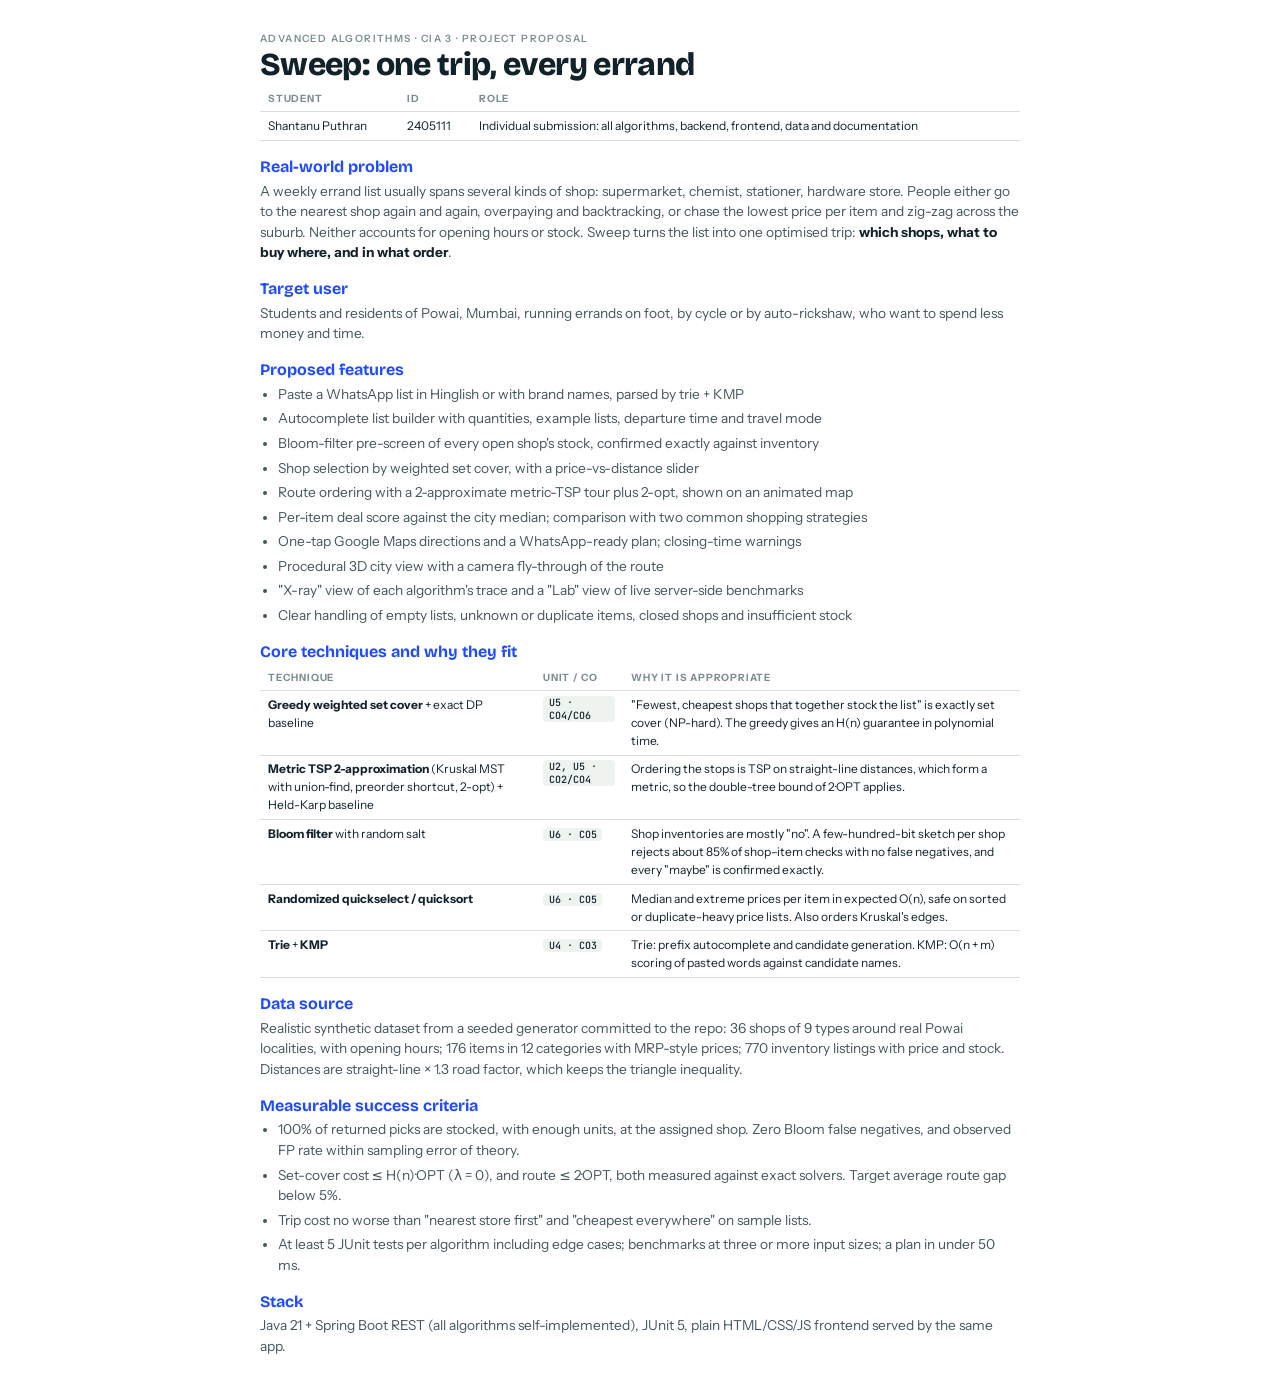
<file: docs/proposal.html>
<!doctype html>
<html lang="en">
<head>
<meta charset="utf-8">
<meta name="viewport" content="width=device-width, initial-scale=1">
<title>Sweep Project Proposal</title>
<link rel="stylesheet" href="https://fonts.googleapis.com/css2?family=Bricolage+Grotesque:opsz,wght@12..96,600..800&family=Instrument+Sans:wght@400..700&family=JetBrains+Mono:wght@500&display=swap">
<style>
:root { --ink: #12222B; --ink-2: #44565D; --ink-3: #7C8D92; --rule: #D6DFDA; --tint: #EEF3F0; --cobalt: #1F4BFF; --marigold: #FFB000; }
body { background: #fff; color: var(--ink); font: 400 10.3pt/1.5 "Instrument Sans", "Helvetica Neue", system-ui, sans-serif; margin: 0; }
.doc { max-width: 760px; margin: 0 auto; padding: 32px 16px; }
h1 { font: 800 24pt/1.05 "Bricolage Grotesque", system-ui, sans-serif; margin: .2rem 0; letter-spacing: -.02em; }
h2 { font: 700 12pt "Bricolage Grotesque", system-ui, sans-serif; margin: 1rem 0 .3rem; color: var(--cobalt); }
p, li { color: var(--ink-2); margin: .25rem 0; }
ul { padding-left: 1.1rem; margin: .2rem 0; }
.eyebrow { font: 600 7.5pt "Instrument Sans", sans-serif; letter-spacing: .14em; text-transform: uppercase; color: var(--ink-3); margin: 0; }
table { border-collapse: collapse; width: 100%; font-size: 9pt; margin: .3rem 0; }
th, td { text-align: left; padding: .3rem .5rem; border-bottom: 1px solid var(--rule); vertical-align: top; }
th { font-size: 7.5pt; text-transform: uppercase; letter-spacing: .08em; color: var(--ink-3); }
strong { color: var(--ink); }
.tag { display: inline-block; font: 500 7.5pt "JetBrains Mono", monospace; background: var(--tint); padding: 0 .35rem; border-radius: 4px; }
@media print { @page { size: A4; margin: 14mm; } .doc { padding: 0; max-width: none; } }
</style>
</head>
<body>
<div class="doc">
<p class="eyebrow">Advanced Algorithms · CIA 3 · Project proposal</p>
<h1>Sweep: one trip, every errand</h1>
<table>
<tr><th>Student</th><th>ID</th><th>Role</th></tr>
<tr><td>Shantanu Puthran</td><td>2405111</td><td>Individual submission: all algorithms, backend, frontend, data and documentation</td></tr>
</table>

<h2>Real-world problem</h2>
<p>A weekly errand list usually spans several kinds of shop: supermarket, chemist, stationer, hardware store. People either go to the nearest shop again and again, overpaying and backtracking, or chase the lowest price per item and zig-zag across the suburb. Neither accounts for opening hours or stock. Sweep turns the list into one optimised trip: <strong>which shops, what to buy where, and in what order</strong>.</p>

<h2>Target user</h2>
<p>Students and residents of Powai, Mumbai, running errands on foot, by cycle or by auto-rickshaw, who want to spend less money and time.</p>

<h2>Proposed features</h2>
<ul>
<li>Paste a WhatsApp list in Hinglish or with brand names, parsed by trie + KMP</li>
<li>Autocomplete list builder with quantities, example lists, departure time and travel mode</li>
<li>Bloom-filter pre-screen of every open shop's stock, confirmed exactly against inventory</li>
<li>Shop selection by weighted set cover, with a price-vs-distance slider</li>
<li>Route ordering with a 2-approximate metric-TSP tour plus 2-opt, shown on an animated map</li>
<li>Per-item deal score against the city median; comparison with two common shopping strategies</li>
<li>One-tap Google Maps directions and a WhatsApp-ready plan; closing-time warnings</li>
<li>Procedural 3D city view with a camera fly-through of the route</li>
<li>"X-ray" view of each algorithm's trace and a "Lab" view of live server-side benchmarks</li>
<li>Clear handling of empty lists, unknown or duplicate items, closed shops and insufficient stock</li>
</ul>

<h2>Core techniques and why they fit</h2>
<table>
<tr><th>Technique</th><th>Unit / CO</th><th>Why it is appropriate</th></tr>
<tr><td><strong>Greedy weighted set cover</strong> + exact DP baseline</td><td><span class="tag">U5 · CO4/CO6</span></td><td>"Fewest, cheapest shops that together stock the list" is exactly set cover (NP-hard). The greedy gives an H(n) guarantee in polynomial time.</td></tr>
<tr><td><strong>Metric TSP 2-approximation</strong> (Kruskal MST with union-find, preorder shortcut, 2-opt) + Held-Karp baseline</td><td><span class="tag">U2, U5 · CO2/CO4</span></td><td>Ordering the stops is TSP on straight-line distances, which form a metric, so the double-tree bound of 2·OPT applies.</td></tr>
<tr><td><strong>Bloom filter</strong> with random salt</td><td><span class="tag">U6 · CO5</span></td><td>Shop inventories are mostly "no". A few-hundred-bit sketch per shop rejects about 85% of shop–item checks with no false negatives, and every "maybe" is confirmed exactly.</td></tr>
<tr><td><strong>Randomized quickselect / quicksort</strong></td><td><span class="tag">U6 · CO5</span></td><td>Median and extreme prices per item in expected O(n), safe on sorted or duplicate-heavy price lists. Also orders Kruskal's edges.</td></tr>
<tr><td><strong>Trie</strong> + <strong>KMP</strong></td><td><span class="tag">U4 · CO3</span></td><td>Trie: prefix autocomplete and candidate generation. KMP: O(n + m) scoring of pasted words against candidate names.</td></tr>
</table>

<h2>Data source</h2>
<p>Realistic synthetic dataset from a seeded generator committed to the repo: 36 shops of 9 types around real Powai localities, with opening hours; 176 items in 12 categories with MRP-style prices; 770 inventory listings with price and stock. Distances are straight-line × 1.3 road factor, which keeps the triangle inequality.</p>

<h2>Measurable success criteria</h2>
<ul>
<li>100% of returned picks are stocked, with enough units, at the assigned shop. Zero Bloom false negatives, and observed FP rate within sampling error of theory.</li>
<li>Set-cover cost ≤ H(n)·OPT (λ = 0), and route ≤ 2·OPT, both measured against exact solvers. Target average route gap below 5%.</li>
<li>Trip cost no worse than "nearest store first" and "cheapest everywhere" on sample lists.</li>
<li>At least 5 JUnit tests per algorithm including edge cases; benchmarks at three or more input sizes; a plan in under 50 ms.</li>
</ul>
<h2>Stack</h2>
<p>Java 21 + Spring Boot REST (all algorithms self-implemented), JUnit 5, plain HTML/CSS/JS frontend served by the same app.</p>
</div>
</body>
</html>
</file>
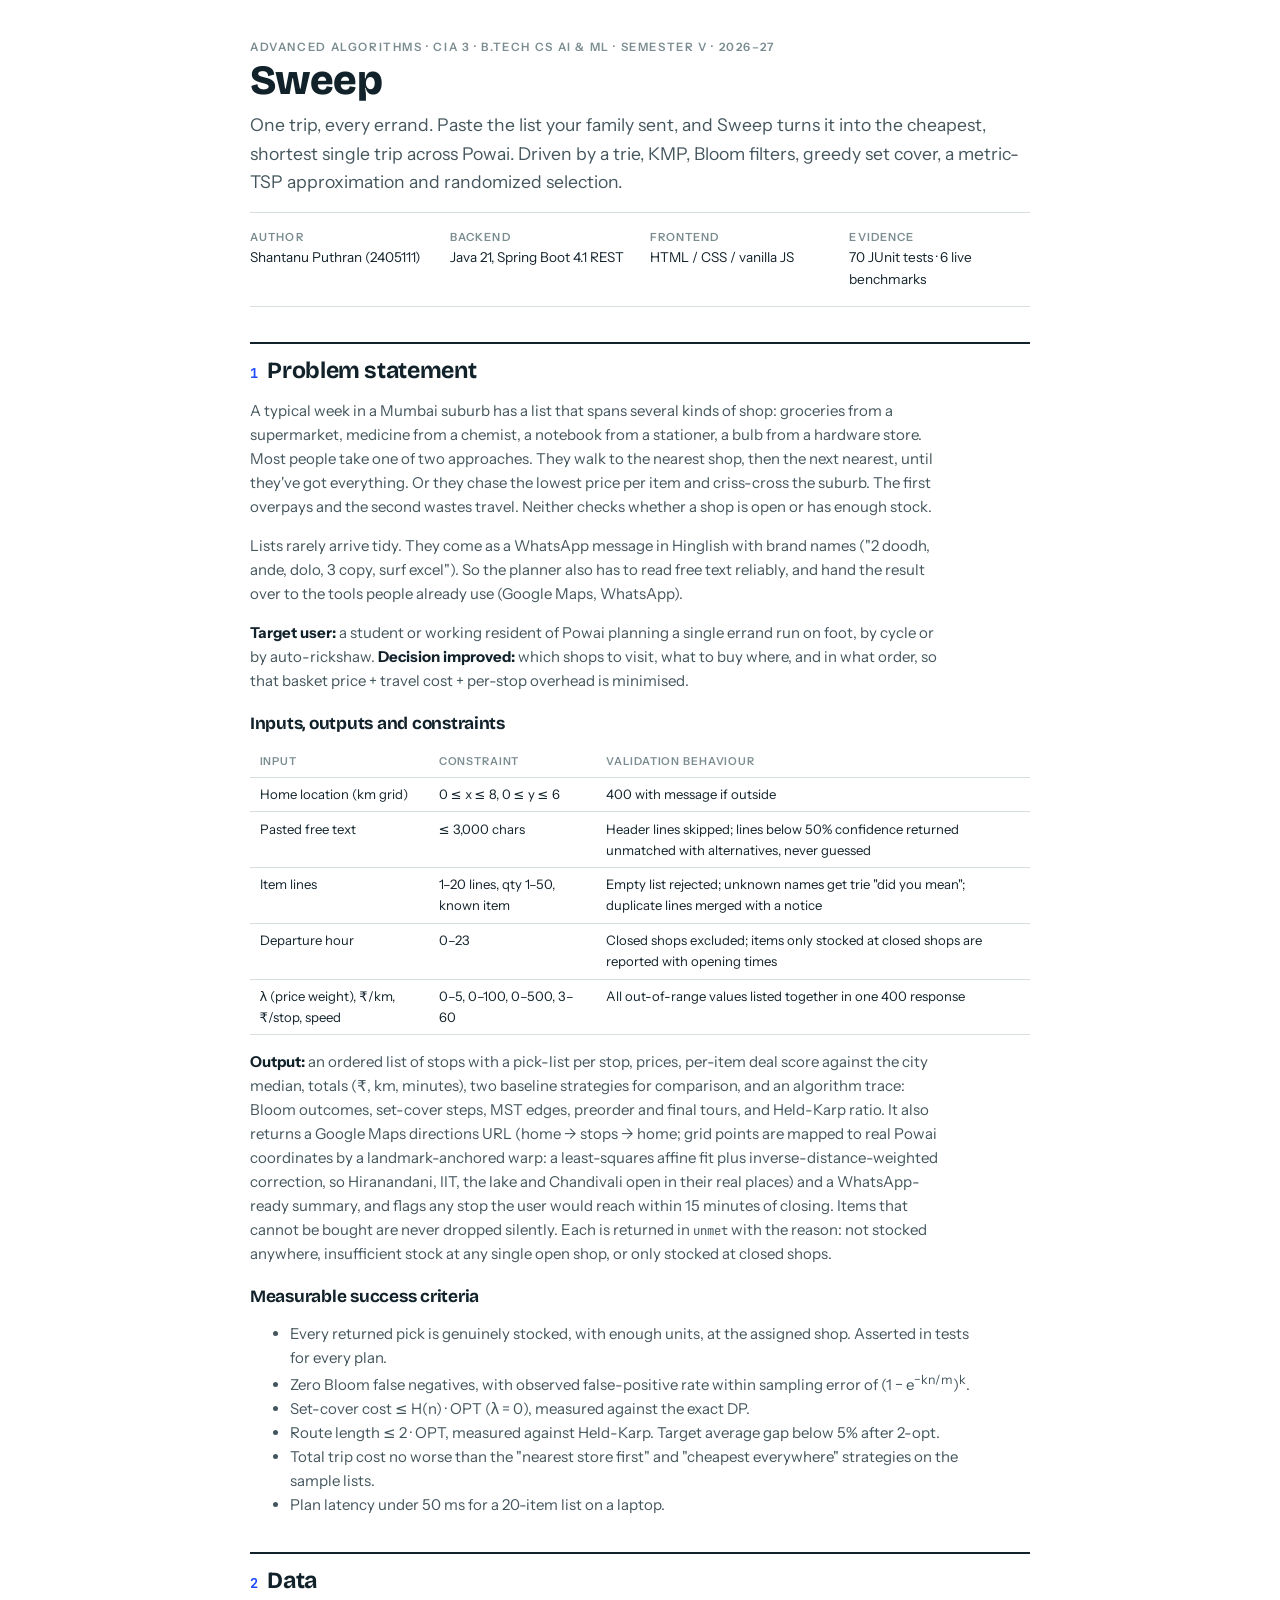
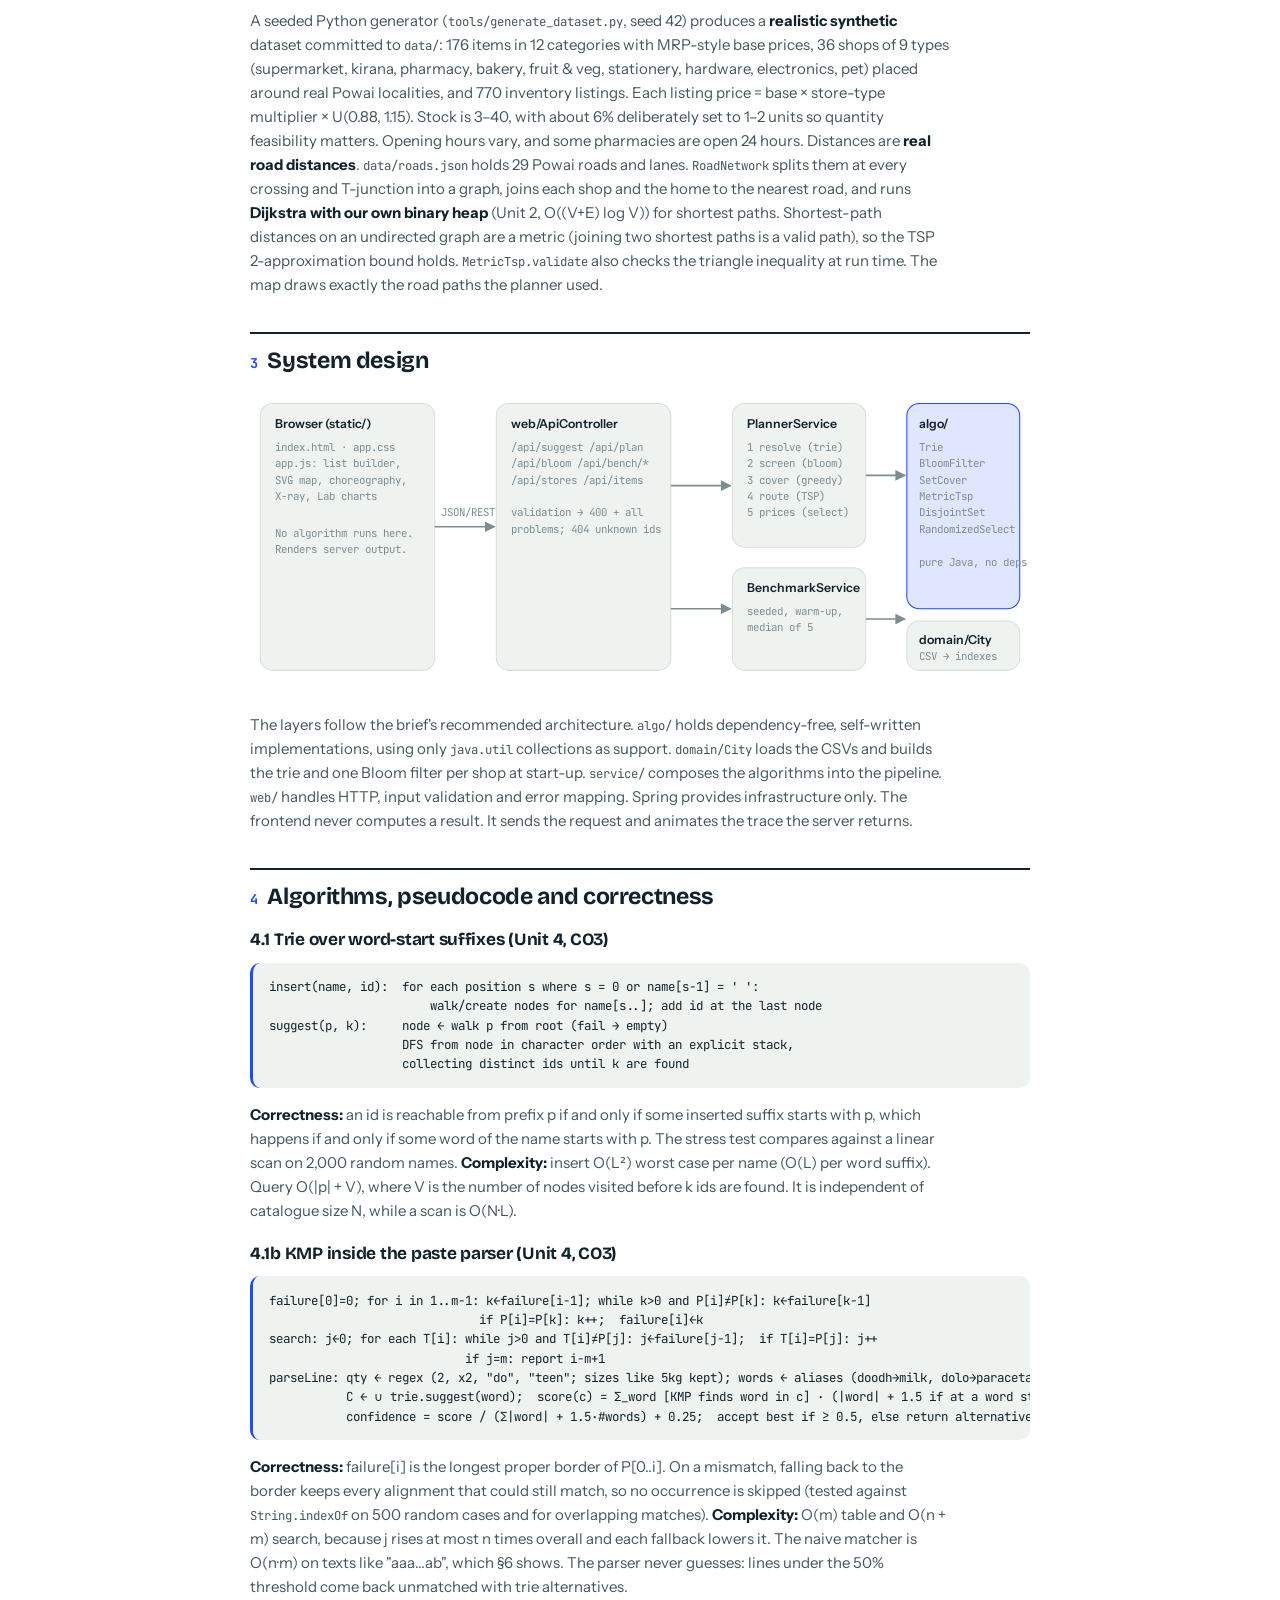
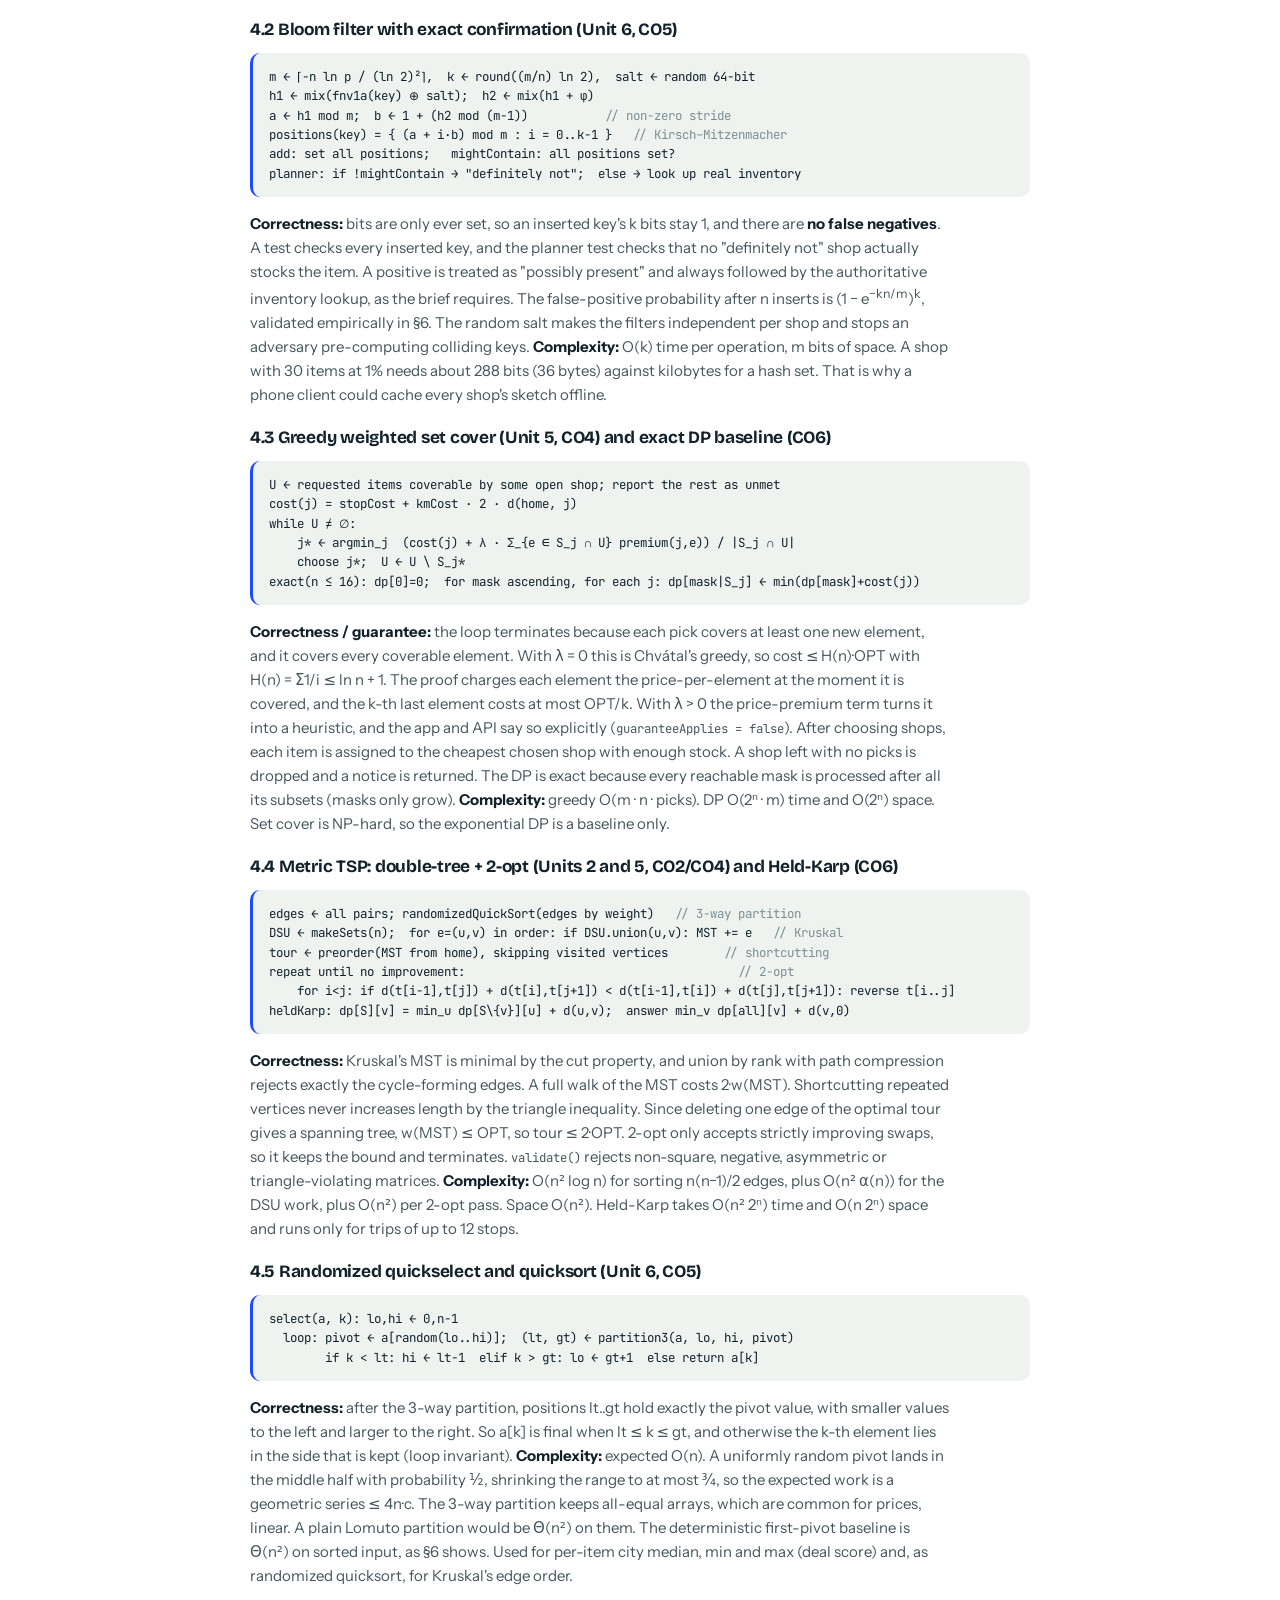
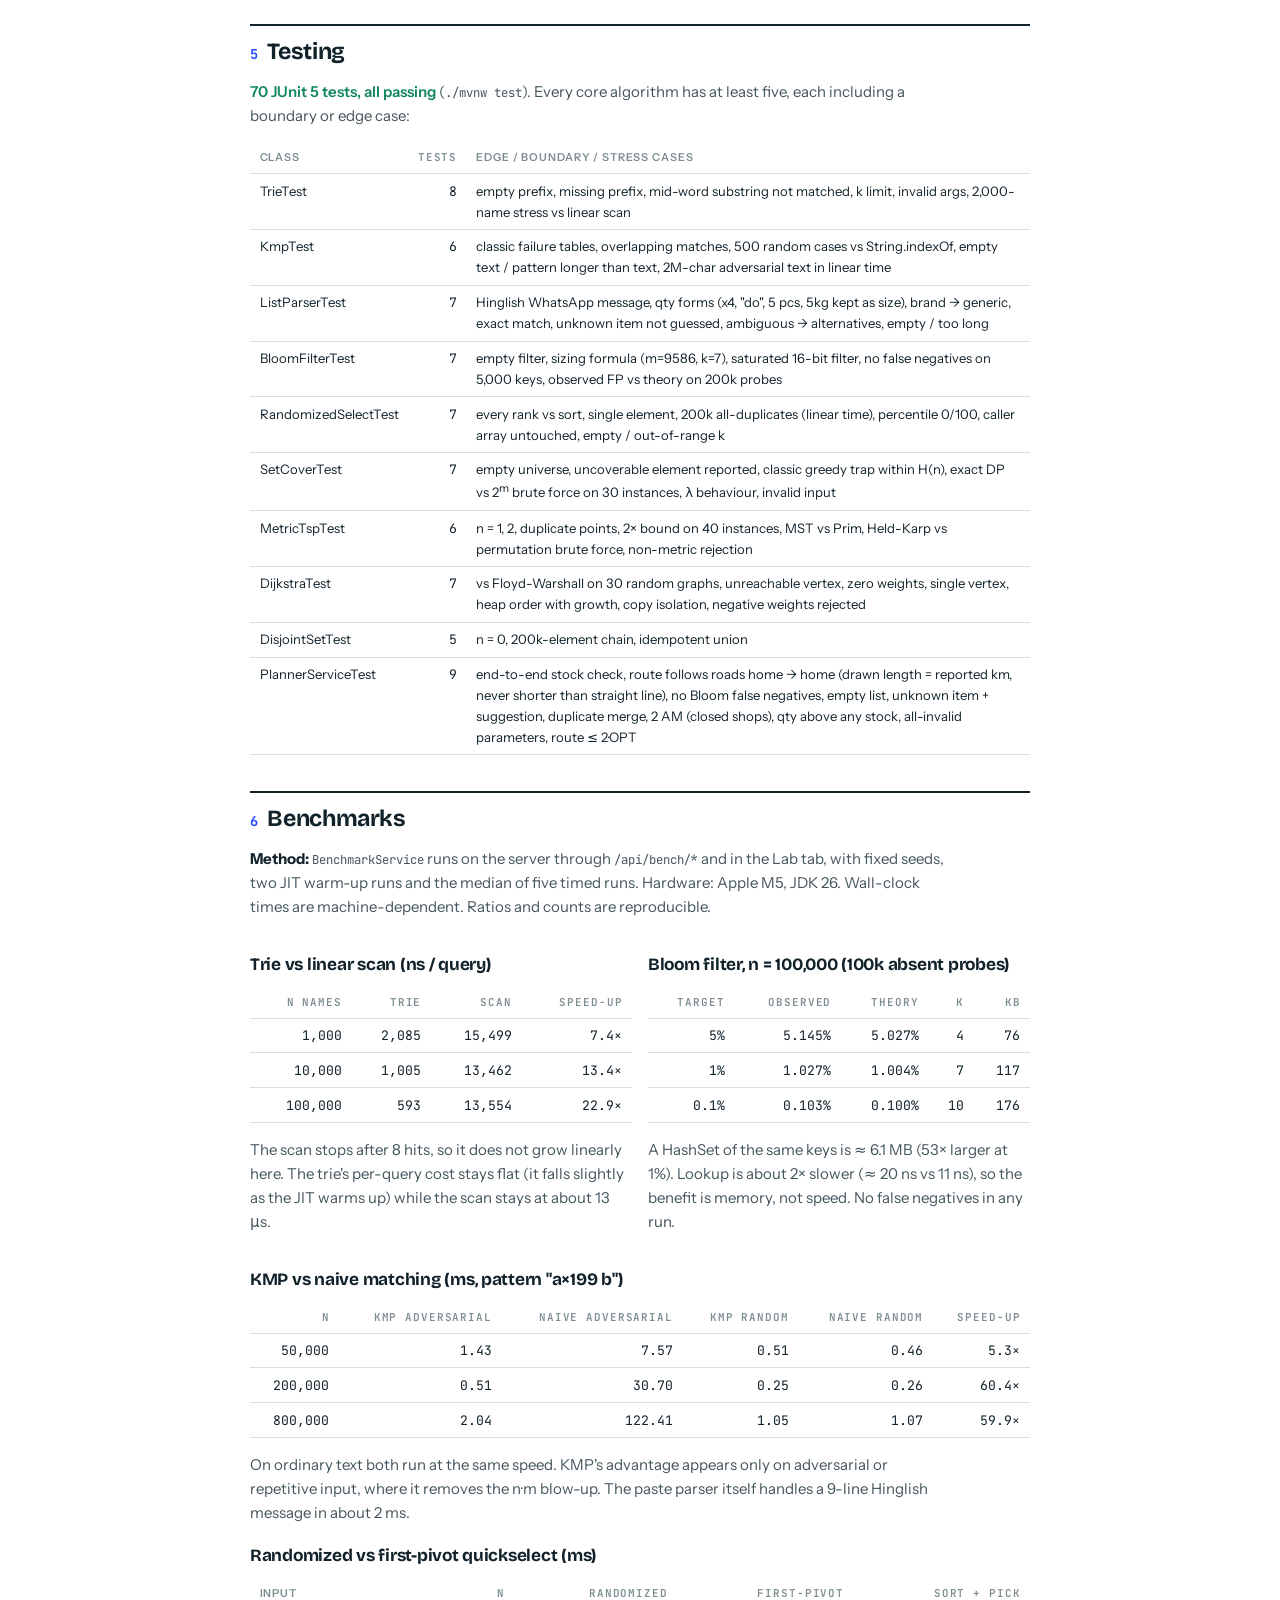
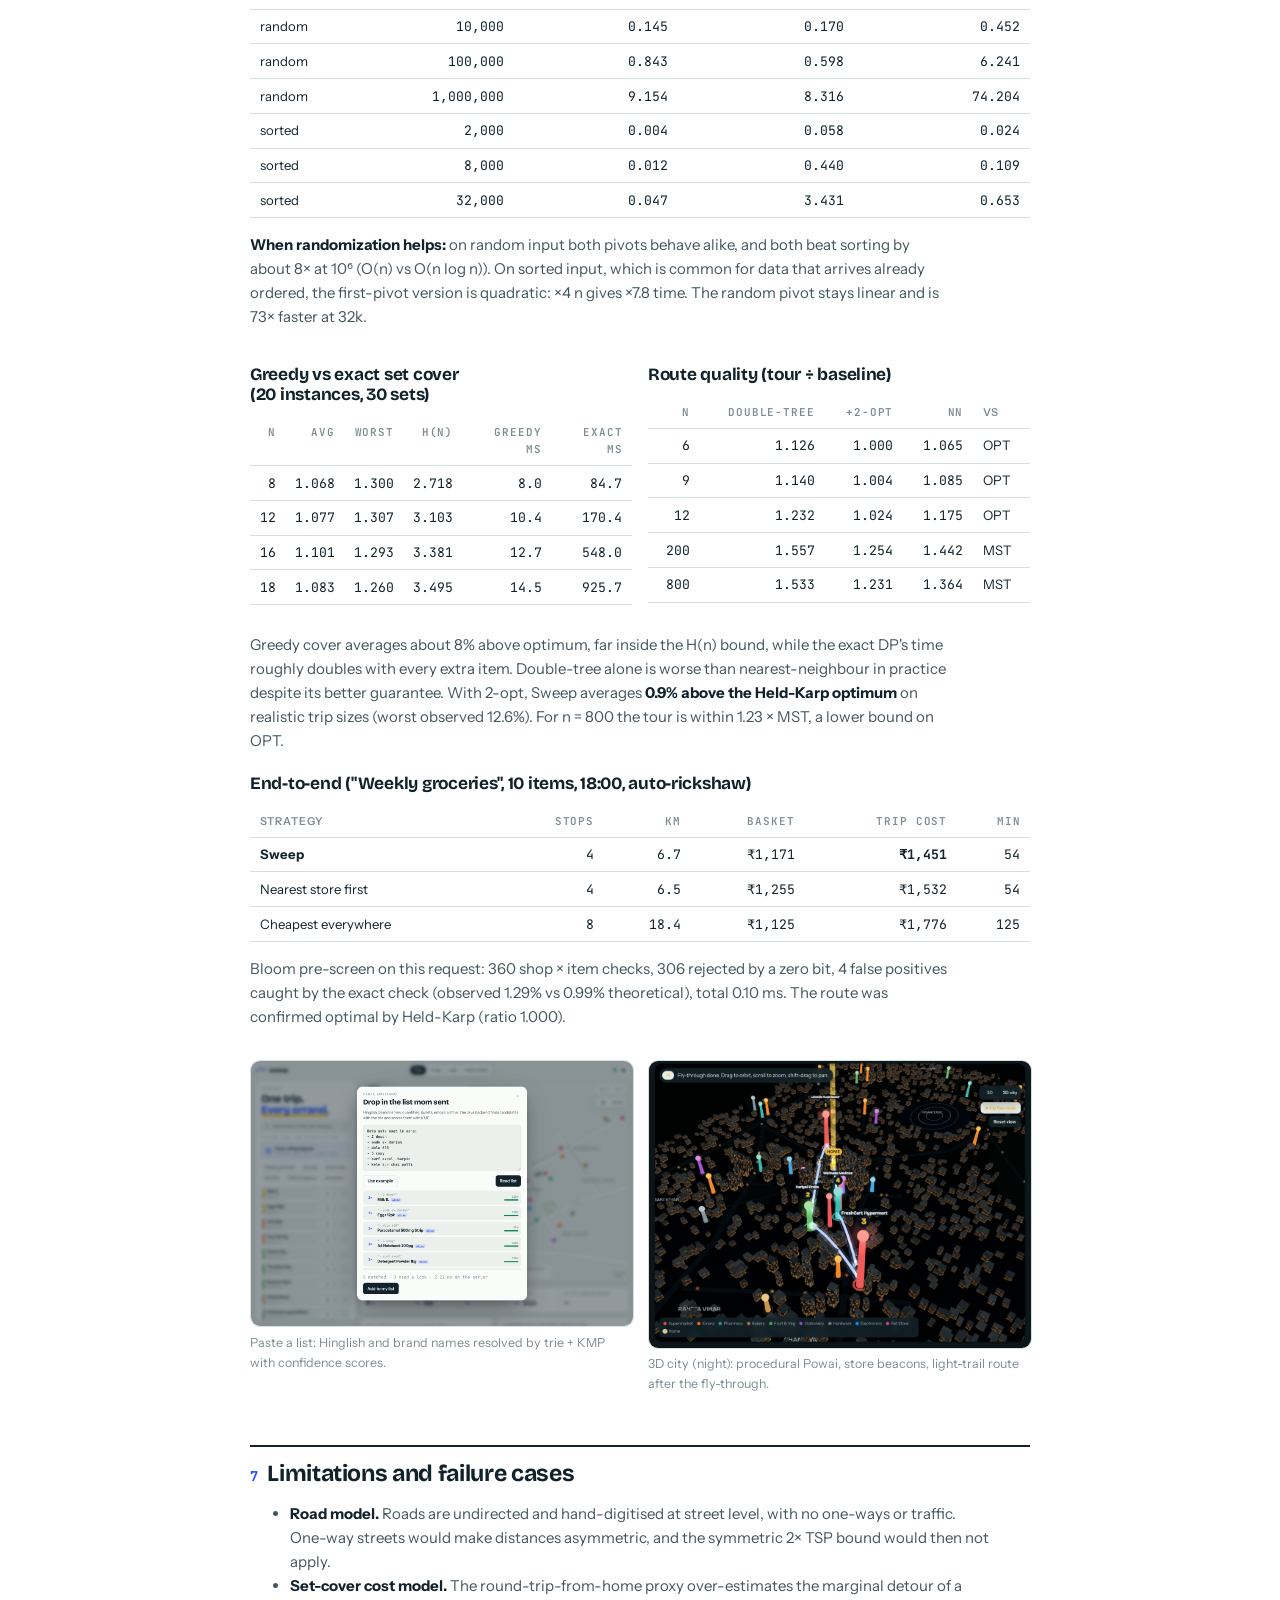
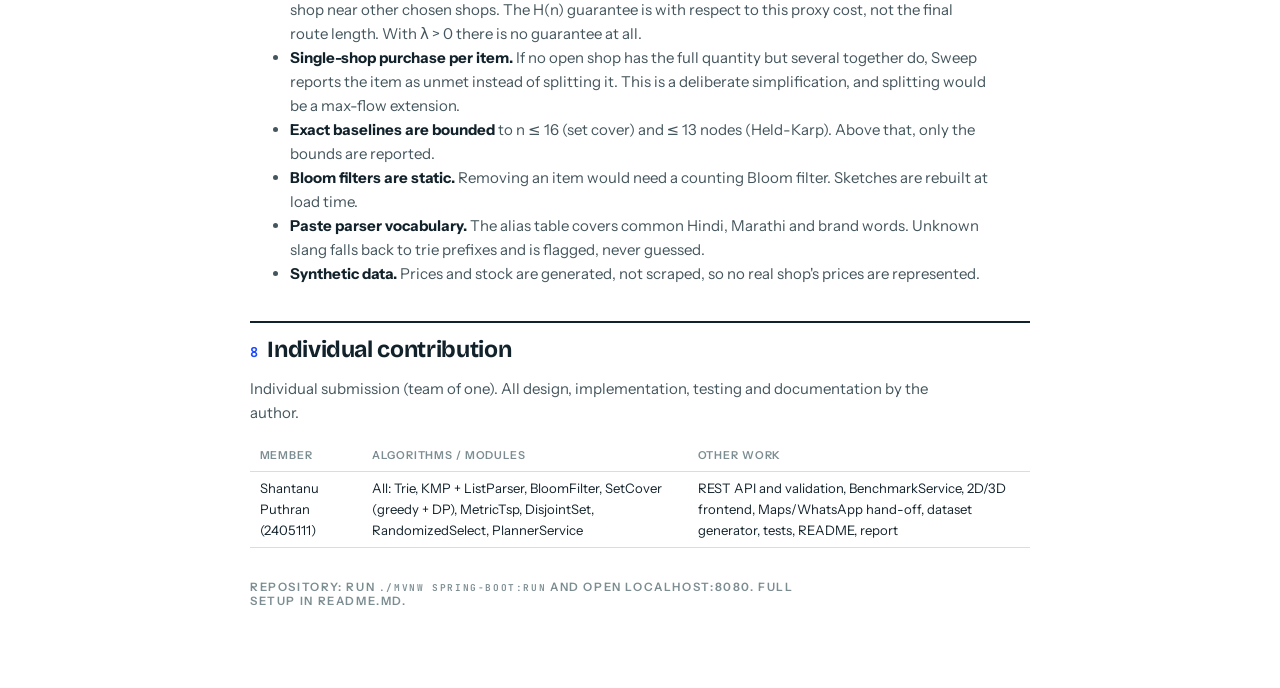
<file: docs/report.html>
<!doctype html>
<html lang="en">
<head>
<meta charset="utf-8">
<meta name="viewport" content="width=device-width, initial-scale=1, viewport-fit=cover">
<title>Sweep Technical Report</title>
<meta name="claude:viewport-fit-sides" content="cover">
<link rel="stylesheet" href="https://fonts.googleapis.com/css2?family=Bricolage+Grotesque:opsz,wght@12..96,500..800&family=Instrument+Sans:wght@400..700&family=JetBrains+Mono:wght@400;600&display=swap">
<style>
/* Layout: an A4 engineering report, single column, cobalt + marigold from the app. */
:root {
  --paper: #FFFFFF; --ink: #12222B; --ink-2: #44565D; --ink-3: #7C8D92; --rule: #D6DFDA; --tint: #EEF3F0;
  --cobalt: #1F4BFF; --marigold: #FFB000; --good: #11875D; --bad: #C42B42;
  --f-d: "Bricolage Grotesque", "Avenir Next", system-ui, sans-serif;
  --f-b: "Instrument Sans", "Helvetica Neue", system-ui, sans-serif;
  --f-m: "JetBrains Mono", ui-monospace, Menlo, monospace;
}
@media (prefers-color-scheme: dark) { :root:not([data-theme="light"]) {
  --paper: #0F1B20; --ink: #E4ECE8; --ink-2: #A9B9B6; --ink-3: #72868A; --rule: #26393F; --tint: #16262C;
  --cobalt: #7D97FF; --marigold: #FFC23D; --good: #3FD39B; --bad: #FF7A8E; color-scheme: dark; } }
:root[data-theme="dark"] { --paper: #0F1B20; --ink: #E4ECE8; --ink-2: #A9B9B6; --ink-3: #72868A; --rule: #26393F; --tint: #16262C;
  --cobalt: #7D97FF; --marigold: #FFC23D; --good: #3FD39B; --bad: #FF7A8E; color-scheme: dark; }
body { background: var(--paper); color: var(--ink); font: 400 15px/1.6 var(--f-b); margin: 0;
  padding-left: max(16px, env(safe-area-inset-left, 0px)); padding-right: max(16px, env(safe-area-inset-right, 0px)); }
.doc { max-width: 780px; margin: 0 auto; padding-block: 40px 80px; }
h1, h2, h3 { font-family: var(--f-d); letter-spacing: -.015em; line-height: 1.15; text-wrap: balance; }
h1 { font-size: 2.6rem; margin: .2rem 0 .4rem; font-weight: 800; }
h2 { font-size: 1.45rem; margin: 2.2rem 0 .6rem; padding-top: .8rem; border-top: 2px solid var(--ink); display: flex; gap: .6rem; align-items: baseline; }
h2 .n { font: 700 .85rem var(--f-m); color: var(--cobalt); }
h3 { font-size: 1.08rem; margin: 1.3rem 0 .3rem; }
p, li { color: var(--ink-2); max-width: 70ch; }
strong { color: var(--ink); }
.eyebrow { font: 600 .72rem var(--f-b); letter-spacing: .14em; text-transform: uppercase; color: var(--ink-3); margin: 0; }
.sub { font-size: 1.1rem; color: var(--ink-2); margin: 0 0 1rem; }
.meta { display: grid; grid-template-columns: repeat(auto-fit, minmax(170px, 1fr)); gap: .6rem 1.2rem; padding: 1rem 0; border-block: 1px solid var(--rule); font-size: .85rem; }
.meta b { display: block; font-size: .7rem; text-transform: uppercase; letter-spacing: .1em; color: var(--ink-3); font-weight: 600; }
.hl { background: linear-gradient(transparent 62%, color-mix(in srgb, var(--marigold) 55%, transparent) 62%); color: var(--ink); }
code, .mono { font-family: var(--f-m); font-size: .82em; }
pre { font: 400 .78rem/1.55 var(--f-m); background: var(--tint); border-radius: 10px; padding: .9rem 1rem; overflow-x: auto; color: var(--ink); border-left: 3px solid var(--cobalt); }
pre .c { color: var(--ink-3); }
.tw { overflow-x: auto; margin: .8rem 0; }
table { border-collapse: collapse; width: 100%; font-size: .82rem; }
th, td { text-align: left; padding: .4rem .6rem; border-bottom: 1px solid var(--rule); vertical-align: top; }
th { font-size: .68rem; letter-spacing: .08em; text-transform: uppercase; color: var(--ink-3); font-weight: 600; }
td.num, th.num { text-align: right; font-family: var(--f-m); font-variant-numeric: tabular-nums; }
.callout { background: var(--tint); border-radius: 10px; padding: .8rem 1rem; margin: .8rem 0; }
.callout p { margin: 0; }
figure { margin: 1rem 0; }
figure img { width: 100%; border-radius: 10px; border: 1px solid var(--rule); display: block; }
figcaption { font-size: .78rem; color: var(--ink-3); margin-top: .35rem; }
.arch { width: 100%; height: auto; }
.arch rect { fill: var(--tint); stroke: var(--rule); }
.arch .k { fill: color-mix(in srgb, var(--cobalt) 14%, var(--paper)); stroke: var(--cobalt); }
.arch text { fill: var(--ink); font: 600 12px var(--f-b); }
.arch .s { fill: var(--ink-3); font: 400 10.5px var(--f-m); }
.arch line, .arch path { stroke: var(--ink-3); stroke-width: 1.5; fill: none; }
.arch .ah { fill: var(--ink-3); stroke: none; }
.two { display: grid; grid-template-columns: repeat(auto-fit, minmax(260px, 1fr)); gap: 1rem; }
.ok { color: var(--good); font-weight: 600; }
@media print {
  @page { size: A4; margin: 13mm 14mm; }
  body { font-size: 9.6pt; line-height: 1.45; padding: 0; }
  .doc { max-width: none; padding: 0; }
  h1 { font-size: 26pt; }
  h2 { break-after: avoid; font-size: 14pt; margin-top: 1.1rem; }
  pre { font-size: 7.6pt; padding: .6rem .8rem; }
  table { font-size: 8.2pt; }
  th, td { padding: .25rem .5rem; }
  .arch { max-height: 200px; }
  h3 { break-after: avoid; }
  pre, table, figure, .callout, svg { break-inside: avoid; }
  .pb { break-before: page; }
}
</style>
</head>
<body>
<article class="doc">
<p class="eyebrow">Advanced Algorithms · CIA 3 · B.Tech CS AI &amp; ML · Semester V · 2026–27</p>
<h1>Sweep</h1>
<p class="sub">One trip, every errand. Paste the list your family sent, and Sweep turns it into the cheapest, shortest single trip across Powai. Driven by a trie, KMP, Bloom filters, greedy set cover, a metric-TSP approximation and randomized selection.</p>
<div class="meta">
  <div><b>Author</b>Shantanu Puthran (2405111)</div>
  <div><b>Backend</b>Java 21, Spring Boot 4.1 REST</div>
  <div><b>Frontend</b>HTML / CSS / vanilla JS</div>
  <div><b>Evidence</b>70 JUnit tests · 6 live benchmarks</div>
</div>

<h2><span class="n">1</span>Problem statement</h2>
<p>A typical week in a Mumbai suburb has a list that spans several kinds of shop: groceries from a supermarket, medicine from a chemist, a notebook from a stationer, a bulb from a hardware store. Most people take one of two approaches. They walk to the nearest shop, then the next nearest, until they've got everything. Or they chase the lowest price per item and criss-cross the suburb. The first overpays and the second wastes travel. Neither checks whether a shop is open or has enough stock.</p>
<p>Lists rarely arrive tidy. They come as a WhatsApp message in Hinglish with brand names ("2 doodh, ande, dolo, 3 copy, surf excel"). So the planner also has to read free text reliably, and hand the result over to the tools people already use (Google Maps, WhatsApp).</p>
<p><strong>Target user:</strong> a student or working resident of Powai planning a single errand run on foot, by cycle or by auto-rickshaw. <strong>Decision improved:</strong> which shops to visit, what to buy where, and in what order, so that basket price + travel cost + per-stop overhead is minimised.</p>
<h3>Inputs, outputs and constraints</h3>
<div class="tw"><table>
<tr><th>Input</th><th>Constraint</th><th>Validation behaviour</th></tr>
<tr><td>Home location (km grid)</td><td>0 ≤ x ≤ 8, 0 ≤ y ≤ 6</td><td>400 with message if outside</td></tr>
<tr><td>Pasted free text</td><td>≤ 3,000 chars</td><td>Header lines skipped; lines below 50% confidence returned unmatched with alternatives, never guessed</td></tr>
<tr><td>Item lines</td><td>1–20 lines, qty 1–50, known item</td><td>Empty list rejected; unknown names get trie "did you mean"; duplicate lines merged with a notice</td></tr>
<tr><td>Departure hour</td><td>0–23</td><td>Closed shops excluded; items only stocked at closed shops are reported with opening times</td></tr>
<tr><td>λ (price weight), ₹/km, ₹/stop, speed</td><td>0–5, 0–100, 0–500, 3–60</td><td>All out-of-range values listed together in one 400 response</td></tr>
</table></div>
<p><strong>Output:</strong> an ordered list of stops with a pick-list per stop, prices, per-item deal score against the city median, totals (₹, km, minutes), two baseline strategies for comparison, and an algorithm trace: Bloom outcomes, set-cover steps, MST edges, preorder and final tours, and Held-Karp ratio. It also returns a Google Maps directions URL (home → stops → home; grid points are mapped to real Powai coordinates by a landmark-anchored warp: a least-squares affine fit plus inverse-distance-weighted correction, so Hiranandani, IIT, the lake and Chandivali open in their real places) and a WhatsApp-ready summary, and flags any stop the user would reach within 15 minutes of closing. Items that cannot be bought are never dropped silently. Each is returned in <code>unmet</code> with the reason: not stocked anywhere, insufficient stock at any single open shop, or only stocked at closed shops.</p>
<h3>Measurable success criteria</h3>
<ul>
<li>Every returned pick is genuinely stocked, with enough units, at the assigned shop. Asserted in tests for every plan.</li>
<li>Zero Bloom false negatives, with observed false-positive rate within sampling error of (1 − e<sup>−kn/m</sup>)<sup>k</sup>.</li>
<li>Set-cover cost ≤ H(n) · OPT (λ = 0), measured against the exact DP.</li>
<li>Route length ≤ 2 · OPT, measured against Held-Karp. Target average gap below 5% after 2-opt.</li>
<li>Total trip cost no worse than the "nearest store first" and "cheapest everywhere" strategies on the sample lists.</li>
<li>Plan latency under 50 ms for a 20-item list on a laptop.</li>
</ul>

<h2><span class="n">2</span>Data</h2>
<p>A seeded Python generator (<code>tools/generate_dataset.py</code>, seed 42) produces a <strong>realistic synthetic</strong> dataset committed to <code>data/</code>: 176 items in 12 categories with MRP-style base prices, 36 shops of 9 types (supermarket, kirana, pharmacy, bakery, fruit &amp; veg, stationery, hardware, electronics, pet) placed around real Powai localities, and 770 inventory listings. Each listing price = base × store-type multiplier × U(0.88, 1.15). Stock is 3–40, with about 6% deliberately set to 1–2 units so quantity feasibility matters. Opening hours vary, and some pharmacies are open 24 hours. Distances are <strong>real road distances</strong>. <code>data/roads.json</code> holds 29 Powai roads and lanes. <code>RoadNetwork</code> splits them at every crossing and T-junction into a graph, joins each shop and the home to the nearest road, and runs <strong>Dijkstra with our own binary heap</strong> (Unit 2, O((V+E) log V)) for shortest paths. Shortest-path distances on an undirected graph are a metric (joining two shortest paths is a valid path), so the TSP 2-approximation bound holds. <code>MetricTsp.validate</code> also checks the triangle inequality at run time. The map draws exactly the road paths the planner used.</p>

<h2><span class="n">3</span>System design</h2>
<svg class="arch" viewBox="0 0 760 300" role="img" aria-label="Architecture diagram">
  <defs><marker id="a" viewBox="0 0 8 8" refX="7" refY="4" markerWidth="7" markerHeight="7" orient="auto"><path d="M0 0L8 4L0 8z" class="ah"/></marker></defs>
  <rect x="10" y="20" width="170" height="260" rx="12"/><text x="24" y="44">Browser (static/)</text>
  <text class="s" x="24" y="66">index.html · app.css</text><text class="s" x="24" y="82">app.js: list builder,</text><text class="s" x="24" y="98">SVG map, choreography,</text><text class="s" x="24" y="114">X-ray, Lab charts</text>
  <text class="s" x="24" y="150">No algorithm runs here.</text><text class="s" x="24" y="166">Renders server output.</text>
  <path d="M180 140 H238" marker-end="url(#a)"/><text class="s" x="186" y="130">JSON/REST</text>
  <rect x="240" y="20" width="170" height="260" rx="12"/><text x="254" y="44">web/ApiController</text>
  <text class="s" x="254" y="66">/api/suggest  /api/plan</text><text class="s" x="254" y="82">/api/bloom  /api/bench/*</text><text class="s" x="254" y="98">/api/stores  /api/items</text>
  <text class="s" x="254" y="130">validation → 400 + all</text><text class="s" x="254" y="146">problems; 404 unknown ids</text>
  <path d="M410 100 H468" marker-end="url(#a)"/><path d="M410 220 H468" marker-end="url(#a)"/>
  <rect x="470" y="20" width="130" height="140" rx="12"/><text x="484" y="44">PlannerService</text>
  <text class="s" x="484" y="66">1 resolve (trie)</text><text class="s" x="484" y="82">2 screen (bloom)</text><text class="s" x="484" y="98">3 cover (greedy)</text><text class="s" x="484" y="114">4 route (TSP)</text><text class="s" x="484" y="130">5 prices (select)</text>
  <rect x="470" y="180" width="130" height="100" rx="12"/><text x="484" y="204">BenchmarkService</text><text class="s" x="484" y="226">seeded, warm-up,</text><text class="s" x="484" y="242">median of 5</text>
  <path d="M600 90 H638" marker-end="url(#a)"/><path d="M600 230 H638" marker-end="url(#a)"/>
  <rect x="640" y="20" width="110" height="200" rx="12" class="k"/><text x="652" y="44">algo/</text>
  <text class="s" x="652" y="66">Trie</text><text class="s" x="652" y="82">BloomFilter</text><text class="s" x="652" y="98">SetCover</text><text class="s" x="652" y="114">MetricTsp</text><text class="s" x="652" y="130">DisjointSet</text><text class="s" x="652" y="146">RandomizedSelect</text>
  <text class="s" x="652" y="178">pure Java, no deps</text>
  <rect x="640" y="232" width="110" height="48" rx="12"/><text x="652" y="254">domain/City</text><text class="s" x="652" y="270">CSV → indexes</text>
</svg>
<p>The layers follow the brief's recommended architecture. <code>algo/</code> holds dependency-free, self-written implementations, using only <code>java.util</code> collections as support. <code>domain/City</code> loads the CSVs and builds the trie and one Bloom filter per shop at start-up. <code>service/</code> composes the algorithms into the pipeline. <code>web/</code> handles HTTP, input validation and error mapping. Spring provides infrastructure only. The frontend never computes a result. It sends the request and animates the trace the server returns.</p>

<h2><span class="n">4</span>Algorithms, pseudocode and correctness</h2>
<h3>4.1 Trie over word-start suffixes (Unit 4, CO3)</h3>
<pre>insert(name, id):  for each position s where s = 0 or name[s-1] = ' ':
                       walk/create nodes for name[s..]; add id at the last node
suggest(p, k):     node ← walk p from root (fail → empty)
                   DFS from node in character order with an explicit stack,
                   collecting distinct ids until k are found</pre>
<p><strong>Correctness:</strong> an id is reachable from prefix p if and only if some inserted suffix starts with p, which happens if and only if some word of the name starts with p. The stress test compares against a linear scan on 2,000 random names. <strong>Complexity:</strong> insert O(L²) worst case per name (O(L) per word suffix). Query O(|p| + V), where V is the number of nodes visited before k ids are found. It is independent of catalogue size N, while a scan is O(N·L).</p>

<h3>4.1b KMP inside the paste parser (Unit 4, CO3)</h3>
<pre>failure[0]=0; for i in 1..m−1: k←failure[i−1]; while k&gt;0 and P[i]≠P[k]: k←failure[k−1]
                              if P[i]=P[k]: k++;  failure[i]←k
search: j←0; for each T[i]: while j&gt;0 and T[i]≠P[j]: j←failure[j−1];  if T[i]=P[j]: j++
                            if j=m: report i−m+1
parseLine: qty ← regex (2, x2, "do", "teen"; sizes like 5kg kept); words ← aliases (doodh→milk, dolo→paracetamol)
           C ← ∪ trie.suggest(word);  score(c) = Σ_word [KMP finds word in c] · (|word| + 1.5 if at a word start)
           confidence = score / (Σ|word| + 1.5·#words) + 0.25;  accept best if ≥ 0.5, else return alternatives</pre>
<p><strong>Correctness:</strong> failure[i] is the longest proper border of P[0..i]. On a mismatch, falling back to the border keeps every alignment that could still match, so no occurrence is skipped (tested against <code>String.indexOf</code> on 500 random cases and for overlapping matches). <strong>Complexity:</strong> O(m) table and O(n + m) search, because j rises at most n times overall and each fallback lowers it. The naive matcher is O(n·m) on texts like "aaa…ab", which §6 shows. The parser never guesses: lines under the 50% threshold come back unmatched with trie alternatives.</p>

<h3>4.2 Bloom filter with exact confirmation (Unit 6, CO5)</h3>
<pre>m ← ⌈−n ln p / (ln 2)²⌉,  k ← round((m/n) ln 2),  salt ← random 64-bit
h1 ← mix(fnv1a(key) ⊕ salt);  h2 ← mix(h1 + φ)
a ← h1 mod m;  b ← 1 + (h2 mod (m−1))           <span class="c">// non-zero stride</span>
positions(key) = { (a + i·b) mod m : i = 0..k−1 }   <span class="c">// Kirsch–Mitzenmacher</span>
add: set all positions;   mightContain: all positions set?
planner: if !mightContain → "definitely not";  else → look up real inventory</pre>
<p><strong>Correctness:</strong> bits are only ever set, so an inserted key's k bits stay 1, and there are <strong>no false negatives</strong>. A test checks every inserted key, and the planner test checks that no "definitely not" shop actually stocks the item. A positive is treated as "possibly present" and always followed by the authoritative inventory lookup, as the brief requires. The false-positive probability after n inserts is (1 − e<sup>−kn/m</sup>)<sup>k</sup>, validated empirically in §6. The random salt makes the filters independent per shop and stops an adversary pre-computing colliding keys. <strong>Complexity:</strong> O(k) time per operation, m bits of space. A shop with 30 items at 1% needs about 288 bits (36 bytes) against kilobytes for a hash set. That is why a phone client could cache every shop's sketch offline.</p>

<h3>4.3 Greedy weighted set cover (Unit 5, CO4) and exact DP baseline (CO6)</h3>
<pre>U ← requested items coverable by some open shop; report the rest as unmet
cost(j) = stopCost + kmCost · 2 · d(home, j)
while U ≠ ∅:
    j* ← argmin_j  (cost(j) + λ · Σ_{e ∈ S_j ∩ U} premium(j,e)) / |S_j ∩ U|
    choose j*;  U ← U \ S_j*
exact(n ≤ 16): dp[0]=0;  for mask ascending, for each j: dp[mask|S_j] ← min(dp[mask]+cost(j))</pre>
<p><strong>Correctness / guarantee:</strong> the loop terminates because each pick covers at least one new element, and it covers every coverable element. With λ = 0 this is Chvátal's greedy, so cost ≤ H(n)·OPT with H(n) = Σ1/i ≤ ln n + 1. The proof charges each element the price-per-element at the moment it is covered, and the k-th last element costs at most OPT/k. With λ &gt; 0 the price-premium term turns it into a heuristic, and the app and API say so explicitly (<code>guaranteeApplies = false</code>). After choosing shops, each item is assigned to the cheapest chosen shop with enough stock. A shop left with no picks is dropped and a notice is returned. The DP is exact because every reachable mask is processed after all its subsets (masks only grow). <strong>Complexity:</strong> greedy O(m · n · picks). DP O(2ⁿ · m) time and O(2ⁿ) space. Set cover is NP-hard, so the exponential DP is a baseline only.</p>

<h3>4.4 Metric TSP: double-tree + 2-opt (Units 2 and 5, CO2/CO4) and Held-Karp (CO6)</h3>
<pre>edges ← all pairs; randomizedQuickSort(edges by weight)   <span class="c">// 3-way partition</span>
DSU ← makeSets(n);  for e=(u,v) in order: if DSU.union(u,v): MST += e   <span class="c">// Kruskal</span>
tour ← preorder(MST from home), skipping visited vertices        <span class="c">// shortcutting</span>
repeat until no improvement:                                       <span class="c">// 2-opt</span>
    for i&lt;j: if d(t[i-1],t[j]) + d(t[i],t[j+1]) &lt; d(t[i-1],t[i]) + d(t[j],t[j+1]): reverse t[i..j]
heldKarp: dp[S][v] = min_u dp[S\{v}][u] + d(u,v);  answer min_v dp[all][v] + d(v,0)</pre>
<p><strong>Correctness:</strong> Kruskal's MST is minimal by the cut property, and union by rank with path compression rejects exactly the cycle-forming edges. A full walk of the MST costs 2·w(MST). Shortcutting repeated vertices never increases length by the triangle inequality. Since deleting one edge of the optimal tour gives a spanning tree, w(MST) ≤ OPT, so tour ≤ 2·OPT. 2-opt only accepts strictly improving swaps, so it keeps the bound and terminates. <code>validate()</code> rejects non-square, negative, asymmetric or triangle-violating matrices. <strong>Complexity:</strong> O(n² log n) for sorting n(n−1)/2 edges, plus O(n² α(n)) for the DSU work, plus O(n²) per 2-opt pass. Space O(n²). Held-Karp takes O(n² 2ⁿ) time and O(n 2ⁿ) space and runs only for trips of up to 12 stops.</p>

<h3>4.5 Randomized quickselect and quicksort (Unit 6, CO5)</h3>
<pre>select(a, k): lo,hi ← 0,n−1
  loop: pivot ← a[random(lo..hi)];  (lt, gt) ← partition3(a, lo, hi, pivot)
        if k &lt; lt: hi ← lt−1  elif k &gt; gt: lo ← gt+1  else return a[k]</pre>
<p><strong>Correctness:</strong> after the 3-way partition, positions lt..gt hold exactly the pivot value, with smaller values to the left and larger to the right. So a[k] is final when lt ≤ k ≤ gt, and otherwise the k-th element lies in the side that is kept (loop invariant). <strong>Complexity:</strong> expected O(n). A uniformly random pivot lands in the middle half with probability ½, shrinking the range to at most ¾, so the expected work is a geometric series ≤ 4n·c. The 3-way partition keeps all-equal arrays, which are common for prices, linear. A plain Lomuto partition would be Θ(n²) on them. The deterministic first-pivot baseline is Θ(n²) on sorted input, as §6 shows. Used for per-item city median, min and max (deal score) and, as randomized quicksort, for Kruskal's edge order.</p>

<h2><span class="n">5</span>Testing</h2>
<p><span class="ok">70 JUnit 5 tests, all passing</span> (<code>./mvnw test</code>). Every core algorithm has at least five, each including a boundary or edge case:</p>
<div class="tw"><table>
<tr><th>Class</th><th class="num">Tests</th><th>Edge / boundary / stress cases</th></tr>
<tr><td>TrieTest</td><td class="num">8</td><td>empty prefix, missing prefix, mid-word substring not matched, k limit, invalid args, 2,000-name stress vs linear scan</td></tr>
<tr><td>KmpTest</td><td class="num">6</td><td>classic failure tables, overlapping matches, 500 random cases vs String.indexOf, empty text / pattern longer than text, 2M-char adversarial text in linear time</td></tr>
<tr><td>ListParserTest</td><td class="num">7</td><td>Hinglish WhatsApp message, qty forms (x4, "do", 5 pcs, 5kg kept as size), brand → generic, exact match, unknown item not guessed, ambiguous → alternatives, empty / too long</td></tr>
<tr><td>BloomFilterTest</td><td class="num">7</td><td>empty filter, sizing formula (m=9586, k=7), saturated 16-bit filter, no false negatives on 5,000 keys, observed FP vs theory on 200k probes</td></tr>
<tr><td>RandomizedSelectTest</td><td class="num">7</td><td>every rank vs sort, single element, 200k all-duplicates (linear time), percentile 0/100, caller array untouched, empty / out-of-range k</td></tr>
<tr><td>SetCoverTest</td><td class="num">7</td><td>empty universe, uncoverable element reported, classic greedy trap within H(n), exact DP vs 2<sup>m</sup> brute force on 30 instances, λ behaviour, invalid input</td></tr>
<tr><td>MetricTspTest</td><td class="num">6</td><td>n = 1, 2, duplicate points, 2× bound on 40 instances, MST vs Prim, Held-Karp vs permutation brute force, non-metric rejection</td></tr>
<tr><td>DijkstraTest</td><td class="num">7</td><td>vs Floyd-Warshall on 30 random graphs, unreachable vertex, zero weights, single vertex, heap order with growth, copy isolation, negative weights rejected</td></tr>
<tr><td>DisjointSetTest</td><td class="num">5</td><td>n = 0, 200k-element chain, idempotent union</td></tr>
<tr><td>PlannerServiceTest</td><td class="num">9</td><td>end-to-end stock check, route follows roads home → home (drawn length = reported km, never shorter than straight line), no Bloom false negatives, empty list, unknown item + suggestion, duplicate merge, 2 AM (closed shops), qty above any stock, all-invalid parameters, route ≤ 2·OPT</td></tr>
</table></div>

<h2><span class="n">6</span>Benchmarks</h2>
<p><strong>Method:</strong> <code>BenchmarkService</code> runs on the server through <code>/api/bench/*</code> and in the Lab tab, with fixed seeds, two JIT warm-up runs and the median of five timed runs. Hardware: Apple M5, JDK 26. Wall-clock times are machine-dependent. Ratios and counts are reproducible.</p>
<div class="two">
<div><h3>Trie vs linear scan (ns / query)</h3><div class="tw"><table>
<tr><th class="num">n names</th><th class="num">trie</th><th class="num">scan</th><th class="num">speed-up</th></tr>
<tr><td class="num">1,000</td><td class="num">2,085</td><td class="num">15,499</td><td class="num">7.4×</td></tr>
<tr><td class="num">10,000</td><td class="num">1,005</td><td class="num">13,462</td><td class="num">13.4×</td></tr>
<tr><td class="num">100,000</td><td class="num">593</td><td class="num">13,554</td><td class="num">22.9×</td></tr></table></div>
<p>The scan stops after 8 hits, so it does not grow linearly here. The trie's per-query cost stays flat (it falls slightly as the JIT warms up) while the scan stays at about 13 µs.</p></div>
<div><h3>Bloom filter, n = 100,000 (100k absent probes)</h3><div class="tw"><table>
<tr><th class="num">target</th><th class="num">observed</th><th class="num">theory</th><th class="num">k</th><th class="num">KB</th></tr>
<tr><td class="num">5%</td><td class="num">5.145%</td><td class="num">5.027%</td><td class="num">4</td><td class="num">76</td></tr>
<tr><td class="num">1%</td><td class="num">1.027%</td><td class="num">1.004%</td><td class="num">7</td><td class="num">117</td></tr>
<tr><td class="num">0.1%</td><td class="num">0.103%</td><td class="num">0.100%</td><td class="num">10</td><td class="num">176</td></tr></table></div>
<p>A HashSet of the same keys is ≈ 6.1 MB (53× larger at 1%). Lookup is about 2× slower (≈ 20 ns vs 11 ns), so the benefit is memory, not speed. No false negatives in any run.</p></div>
</div>
<h3>KMP vs naive matching (ms, pattern "a×199 b")</h3>
<div class="tw"><table>
<tr><th class="num">n</th><th class="num">KMP adversarial</th><th class="num">naive adversarial</th><th class="num">KMP random</th><th class="num">naive random</th><th class="num">speed-up</th></tr>
<tr><td class="num">50,000</td><td class="num">1.43</td><td class="num">7.57</td><td class="num">0.51</td><td class="num">0.46</td><td class="num">5.3×</td></tr>
<tr><td class="num">200,000</td><td class="num">0.51</td><td class="num">30.70</td><td class="num">0.25</td><td class="num">0.26</td><td class="num">60.4×</td></tr>
<tr><td class="num">800,000</td><td class="num">2.04</td><td class="num">122.41</td><td class="num">1.05</td><td class="num">1.07</td><td class="num">59.9×</td></tr></table></div>
<p>On ordinary text both run at the same speed. KMP's advantage appears only on adversarial or repetitive input, where it removes the n·m blow-up. The paste parser itself handles a 9-line Hinglish message in about 2 ms.</p>
<h3>Randomized vs first-pivot quickselect (ms)</h3>
<div class="tw"><table>
<tr><th>input</th><th class="num">n</th><th class="num">randomized</th><th class="num">first-pivot</th><th class="num">sort + pick</th></tr>
<tr><td>random</td><td class="num">10,000</td><td class="num">0.145</td><td class="num">0.170</td><td class="num">0.452</td></tr>
<tr><td>random</td><td class="num">100,000</td><td class="num">0.843</td><td class="num">0.598</td><td class="num">6.241</td></tr>
<tr><td>random</td><td class="num">1,000,000</td><td class="num">9.154</td><td class="num">8.316</td><td class="num">74.204</td></tr>
<tr><td>sorted</td><td class="num">2,000</td><td class="num">0.004</td><td class="num">0.058</td><td class="num">0.024</td></tr>
<tr><td>sorted</td><td class="num">8,000</td><td class="num">0.012</td><td class="num">0.440</td><td class="num">0.109</td></tr>
<tr><td>sorted</td><td class="num">32,000</td><td class="num">0.047</td><td class="num">3.431</td><td class="num">0.653</td></tr>
</table></div>
<p><strong>When randomization helps:</strong> on random input both pivots behave alike, and both beat sorting by about 8× at 10⁶ (O(n) vs O(n log n)). On sorted input, which is common for data that arrives already ordered, the first-pivot version is quadratic: ×4 n gives ×7.8 time. The random pivot stays linear and is 73× faster at 32k.</p>
<div class="two">
<div><h3>Greedy vs exact set cover (20 instances, 30 sets)</h3><div class="tw"><table>
<tr><th class="num">n</th><th class="num">avg</th><th class="num">worst</th><th class="num">H(n)</th><th class="num">greedy µs</th><th class="num">exact µs</th></tr>
<tr><td class="num">8</td><td class="num">1.068</td><td class="num">1.300</td><td class="num">2.718</td><td class="num">8.0</td><td class="num">84.7</td></tr>
<tr><td class="num">12</td><td class="num">1.077</td><td class="num">1.307</td><td class="num">3.103</td><td class="num">10.4</td><td class="num">170.4</td></tr>
<tr><td class="num">16</td><td class="num">1.101</td><td class="num">1.293</td><td class="num">3.381</td><td class="num">12.7</td><td class="num">548.0</td></tr>
<tr><td class="num">18</td><td class="num">1.083</td><td class="num">1.260</td><td class="num">3.495</td><td class="num">14.5</td><td class="num">925.7</td></tr></table></div></div>
<div><h3>Route quality (tour ÷ baseline)</h3><div class="tw"><table>
<tr><th class="num">n</th><th class="num">double-tree</th><th class="num">+2-opt</th><th class="num">NN</th><th>vs</th></tr>
<tr><td class="num">6</td><td class="num">1.126</td><td class="num">1.000</td><td class="num">1.065</td><td>OPT</td></tr>
<tr><td class="num">9</td><td class="num">1.140</td><td class="num">1.004</td><td class="num">1.085</td><td>OPT</td></tr>
<tr><td class="num">12</td><td class="num">1.232</td><td class="num">1.024</td><td class="num">1.175</td><td>OPT</td></tr>
<tr><td class="num">200</td><td class="num">1.557</td><td class="num">1.254</td><td class="num">1.442</td><td>MST</td></tr>
<tr><td class="num">800</td><td class="num">1.533</td><td class="num">1.231</td><td class="num">1.364</td><td>MST</td></tr></table></div></div>
</div>
<p>Greedy cover averages about 8% above optimum, far inside the H(n) bound, while the exact DP's time roughly doubles with every extra item. Double-tree alone is worse than nearest-neighbour in practice despite its better guarantee. With 2-opt, Sweep averages <strong>0.9% above the Held-Karp optimum</strong> on realistic trip sizes (worst observed 12.6%). For n = 800 the tour is within 1.23 × MST, a lower bound on OPT.</p>
<h3>End-to-end ("Weekly groceries", 10 items, 18:00, auto-rickshaw)</h3>
<div class="tw"><table>
<tr><th>Strategy</th><th class="num">stops</th><th class="num">km</th><th class="num">basket</th><th class="num">trip cost</th><th class="num">min</th></tr>
<tr><td><strong>Sweep</strong></td><td class="num">4</td><td class="num">6.7</td><td class="num">₹1,171</td><td class="num"><strong>₹1,451</strong></td><td class="num">54</td></tr>
<tr><td>Nearest store first</td><td class="num">4</td><td class="num">6.5</td><td class="num">₹1,255</td><td class="num">₹1,532</td><td class="num">54</td></tr>
<tr><td>Cheapest everywhere</td><td class="num">8</td><td class="num">18.4</td><td class="num">₹1,125</td><td class="num">₹1,776</td><td class="num">125</td></tr>
</table></div>
<p>Bloom pre-screen on this request: 360 shop × item checks, 306 rejected by a zero bit, 4 false positives caught by the exact check (observed 1.29% vs 0.99% theoretical), total 0.10 ms. The route was confirmed optimal by Held-Karp (ratio 1.000).</p>

<div class="two"><figure><img src="screenshots/paste-list.png" alt="Paste a list dialog"><figcaption>Paste a list: Hinglish and brand names resolved by trie + KMP with confidence scores.</figcaption></figure>
<figure><img src="screenshots/city3d-night.png" alt="3D night city with route"><figcaption>3D city (night): procedural Powai, store beacons, light-trail route after the fly-through.</figcaption></figure></div>


<h2><span class="n">7</span>Limitations and failure cases</h2>
<ul>
<li><strong>Road model.</strong> Roads are undirected and hand-digitised at street level, with no one-ways or traffic. One-way streets would make distances asymmetric, and the symmetric 2× TSP bound would then not apply.</li>
<li><strong>Set-cover cost model.</strong> The round-trip-from-home proxy over-estimates the marginal detour of a shop near other chosen shops. The H(n) guarantee is with respect to this proxy cost, not the final route length. With λ &gt; 0 there is no guarantee at all.</li>
<li><strong>Single-shop purchase per item.</strong> If no open shop has the full quantity but several together do, Sweep reports the item as unmet instead of splitting it. This is a deliberate simplification, and splitting would be a max-flow extension.</li>
<li><strong>Exact baselines are bounded</strong> to n ≤ 16 (set cover) and ≤ 13 nodes (Held-Karp). Above that, only the bounds are reported.</li>
<li><strong>Bloom filters are static.</strong> Removing an item would need a counting Bloom filter. Sketches are rebuilt at load time.</li>
<li><strong>Paste parser vocabulary.</strong> The alias table covers common Hindi, Marathi and brand words. Unknown slang falls back to trie prefixes and is flagged, never guessed.</li>
<li><strong>Synthetic data.</strong> Prices and stock are generated, not scraped, so no real shop's prices are represented.</li>
</ul>

<h2><span class="n">8</span>Individual contribution</h2>
<p>Individual submission (team of one). All design, implementation, testing and documentation by the author.</p>
<div class="tw"><table>
<tr><th>Member</th><th>Algorithms / modules</th><th>Other work</th></tr>
<tr><td>Shantanu Puthran (2405111)</td><td>All: Trie, KMP + ListParser, BloomFilter, SetCover (greedy + DP), MetricTsp, DisjointSet, RandomizedSelect, PlannerService</td><td>REST API and validation, BenchmarkService, 2D/3D frontend, Maps/WhatsApp hand-off, dataset generator, tests, README, report</td></tr>
</table></div>
<p class="eyebrow" style="margin-top:2rem">Repository: run <code>./mvnw spring-boot:run</code> and open localhost:8080. Full setup in README.md.</p>
</article>
</body>
</html>
</file>
